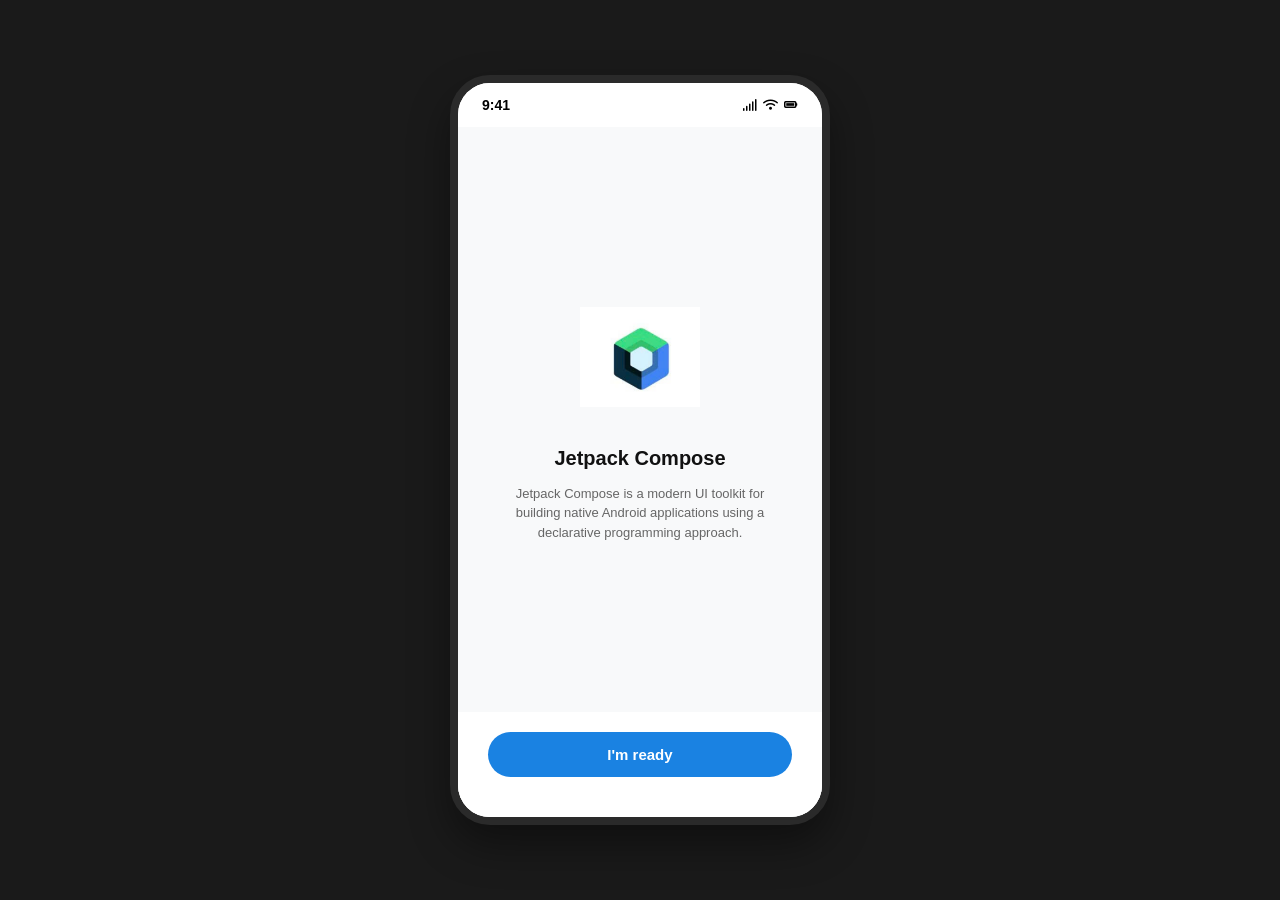
<file: bai1/index.html>
<!DOCTYPE html>
<html lang="vi">
<head>
    <meta charset="UTF-8">
    <meta name="viewport" content="width=device-width, initial-scale=1.0">
    <title>Jetpack Compose Navigation Prototype</title>
    <link rel="stylesheet" href="https://cdnjs.cloudflare.com/ajax/libs/font-awesome/6.4.0/css/all.min.css">
    <link rel="stylesheet" href="style.css">
</head>
<body>

    <div class="phone-container">
        <div class="status-bar">
            <span class="time">9:41</span>
            <div class="status-icons">
                <i class="fa-solid fa-signal"></i>
                <i class="fa-solid fa-wifi"></i>
                <i class="fa-solid fa-battery-full"></i>
            </div>
        </div>

        <!-- MÀN HÌNH 1: Welcome -->
        <div class="screen active" id="screen-1">
            <div class="screen-1-content">
                <div class="logo-box">
                    <img src="image.png" alt="Logo" class="logo">
                </div>
                <h2 class="screen-title">Jetpack Compose</h2>
                <p class="screen-desc">
                    Jetpack Compose is a modern UI toolkit for building native Android applications using a declarative programming approach.
                </p>
            </div>
            <div class="footer-action">
                <button class="btn-primary" onclick="navigateTo('screen-2')">I'm ready</button>
            </div>
        </div>

        <!-- MÀN HÌNH 2: UI Components List -->
        <div class="screen" id="screen-2">
            <div class="nav-header">
                <span>UI Components List</span>
            </div>
            <div class="list-content">
                <div class="category-title">Display</div>
                <div class="component-card" onclick="navigateTo('screen-3')">
                    <h4>Text</h4>
                    <p>Displays text</p>
                </div>
                <div class="component-card" onclick="navigateTo('screen-images')">
                    <h4>Image</h4>
                    <p>Displays an image</p>
                </div>

                <div class="category-title">Input</div>
                <div class="component-card" onclick="navigateTo('screen-textfield')">
                    <h4>TextField</h4>
                    <p>Input field for text</p>
                </div>
                <div class="component-card">
                    <h4>PasswordField</h4>
                    <p>Input field for passwords</p>
                </div>

                <div class="category-title">Layout</div>
                <div class="component-card">
                    <h4>Column</h4>
                    <p>Arranges elements vertically</p>
                </div>
                <div class="component-card" onclick="navigateTo('screen-row-layout')">
                    <h4>Row</h4>
                    <p>Arranges elements horizontally</p>
                </div>

                <div class="component-card custom-card" style="margin-top: 16px;">
                    <h4>Tự tìm hiểu</h4>
                    <p>Tìm ra tất cả các thành phần UI cơ bản</p>
                </div>
            </div>
        </div>

        <!-- MÀN HÌNH 3: Text Detail -->
        <div class="screen" id="screen-3">
            <div class="nav-header">
                <i class="fa-solid fa-chevron-left" onclick="navigateTo('screen-2')"></i>
                <span>Text Detail</span>
            </div>
            <div class="detail-content">
                <p class="sample-text">
                    Mai Linh <span class="styled-brown">Vibecode</span> chứ code tay <span class="styled-italic">thì</span> hên xui <span class="styled-underline">^^</span>
                </p>
            </div>
        </div>

        <!-- MÀN HÌNH 4: Images Detail -->
       <div class="screen" id="screen-images">
            <div class="nav-header">
                <i class="fa-solid fa-chevron-left" onclick="navigateTo('screen-2')"></i>
                <span>Images</span>
            </div>
            <div class="detail-content" style="justify-content: flex-start; overflow-y: auto;">
                <div class="img-card-container"> 
                    <img src="uthlogo.png" alt="Image 1">
                    <span class="img-link-text">https://giaothongvantaphcm.edu.vn/wp-content/uploads/2025/01/Logo-GTVT.png</span>
                </div>
                <div class="img-card-container" style="margin-top: 12px;">
                    <img src="frontuth.png" alt="Image 2">
                    <p class="img-caption">In app</p>
                </div>
            </div>
        </div>

        <!-- MÀN HÌNH 5: TextField Detail -->
        <div class="screen" id="screen-textfield">
            <div class="nav-header">
                <i class="fa-solid fa-chevron-left" onclick="navigateTo('screen-2')"></i>
                <span>TextField</span>
            </div>
            <div class="detail-content">
                <input type="text" id="liveInput" class="text-input-box" placeholder="Thông tin nhập" oninput="handleTyping(event)">
                <p id="dynamicFeedback" class="dynamic-feedback">Tự động cập nhật dữ liệu theo textfield</p>
            </div>
        </div>

        <!-- MÀN HÌNH 6: Row Layout Detail -->
        <div class="screen" id="screen-row-layout">
            <div class="nav-header">
                <i class="fa-solid fa-chevron-left" onclick="navigateTo('screen-2')"></i>
                <span>Row Layout</span>
            </div>
            <div class="detail-content">
                <div class="row-layout-container">
                    <div class="row-group">
                        <div class="row-box"></div>
                        <div class="row-box dark"></div>
                        <div class="row-box"></div>
                    </div>
                    <div class="row-group">
                        <div class="row-box"></div>
                        <div class="row-box dark"></div>
                        <div class="row-box"></div>
                    </div>
                    <div class="row-group">
                        <div class="row-box"></div>
                        <div class="row-box dark"></div>
                        <div class="row-box"></div>
                    </div>
                    <div class="row-group">
                        <div class="row-box"></div>
                        <div class="row-box dark"></div>
                        <div class="row-box"></div>
                    </div>
                </div>
            </div>
        </div>
    </div>

    <script>
        function navigateTo(screenId) {
            const screens = document.querySelectorAll('.screen');
            screens.forEach(screen => {
                screen.classList.remove('active');
            });

            const targetScreen = document.getElementById(screenId);
            if (targetScreen) {
                targetScreen.classList.add('active');
            }
        }

        // TextField tự động
        function handleTyping(event) {
            const value = event.target.value;
            const feedback = document.getElementById('dynamicFeedback');
            if (value.trim() === "") {
                feedback.textContent = "Tự động cập nhật dữ liệu theo textfield";
            } else {
                feedback.textContent = value;
            }
        }
    </script>

</body>
</html>
</file>
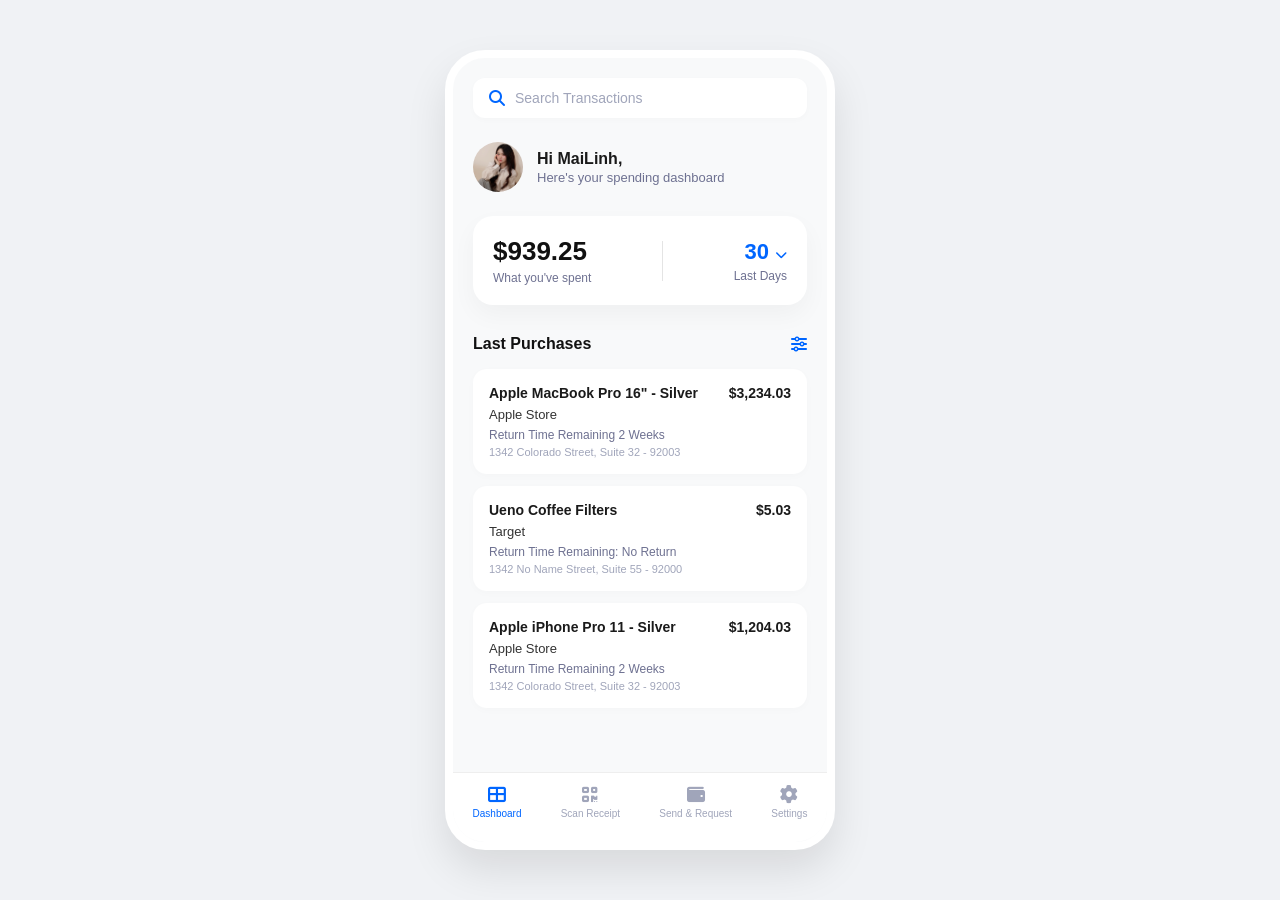
<file: uiux/index.html>
<!DOCTYPE html>
<html lang="vi">
<head>
    <meta charset="UTF-8">
    <meta name="viewport" content="width=device-width, initial-scale=1.0">
    <title>Spending Dashboard UI</title>
    <link rel="stylesheet" href="https://cdnjs.cloudflare.com/ajax/libs/font-awesome/6.4.0/css/all.min.css">
    <link rel="stylesheet" href="style.css">
</head>
<body>

    <div class="phone-container">
        <div class="phone-content">
            <div class="search-bar">
                <i class="fa-solid fa-magnifying-glass"></i>
                <input type="text" placeholder="Search Transactions">
            </div>

            <!-- User Profile -->
            <div class="profile-section">
                <img src="mailinh.jpg" alt="Profile Picture" class="profile-picture">
                <div class="profile-info">
                    <h2>Hi MaiLinh,</h2>
                    <p>Here's your spending dashboard</p>
                </div>
            </div>
            <div class="spending-card">
                <div class="spending-left">
                    <h1>$939.25</h1>
                    <p>What you've spent</p>
                </div>
                <div class="spending-divider"></div>
                <div class="spending-right">
                    <div class="number">30 <i class="fa-solid fa-chevron-down" style="font-size: 12px;"></i></div>
                    <div class="label">Last Days</div>
                </div>
            </div>
            <div class="purchases-section">
                <div class="section-header">
                    <h3>Last Purchases</h3>
                    <i class="fa-solid fa-sliders"></i>
                </div>

                <div class="purchase-item">
                    <div class="item-row">
                        <span class="item-title">Apple MacBook Pro 16" - Silver</span>
                        <span class="item-price">$3,234.03</span>
                    </div>
                    <div class="item-store">Apple Store</div>
                    <div class="item-status">Return Time Remaining 2 Weeks</div>
                    <div class="item-address">1342 Colorado Street, Suite 32 - 92003</div>
                </div>

                <div class="purchase-item">
                    <div class="item-row">
                        <span class="item-title">Ueno Coffee Filters</span>
                        <span class="item-price">$5.03</span>
                    </div>
                    <div class="item-store">Target</div>
                    <div class="item-status">Return Time Remaining: No Return</div>
                    <div class="item-address">1342 No Name Street, Suite 55 - 92000</div>
                </div>

                <div class="purchase-item">
                    <div class="item-row">
                        <span class="item-title">Apple iPhone Pro 11 - Silver</span>
                        <span class="item-price">$1,204.03</span>
                    </div>
                    <div class="item-store">Apple Store</div>
                    <div class="item-status">Return Time Remaining 2 Weeks</div>
                    <div class="item-address">1342 Colorado Street, Suite 32 - 92003</div>
                </div>
            </div>
        </div>

        <div class="bottom-nav">
            <a href="#" class="nav-item active">
                <i class="fa-solid fa-table-cells-large"></i>
                <span>Dashboard</span>
            </a>
            <a href="#" class="nav-item">
                <i class="fa-solid fa-qrcode"></i>
                <span>Scan Receipt</span>
            </a>
            <a href="#" class="nav-item">
                <i class="fa-solid fa-wallet"></i>
                <span>Send & Request</span>
            </a>
            <a href="#" class="nav-item">
                <i class="fa-solid fa-gear"></i>
                <span>Settings</span>
            </a>
        </div>
    </div>

</body>
</html>
</file>
<file: bai1/style.css>
* {
    box-sizing: border-box;
    margin: 0;
    padding: 0;
    font-family: -apple-system, BlinkMacSystemFont, "Segoe UI", Roboto, Helvetica, Arial, sans-serif;
}

body {
    background-color: #1a1a1a;
    display: flex;
    justify-content: center;
    align-items: center;
    min-height: 100vh;
}

/* Khung điện thoại mô phỏng */
.phone-container {
    width: 380px;
    height: 750px;
    background-color: #ffffff;
    border-radius: 40px;
    box-shadow: 0 20px 40px rgba(0, 0, 0, 0.4);
    display: flex;
    flex-direction: column;
    overflow: hidden;
    position: relative;
    border: 8px solid #2a2a2a;
}

/* Thanh trạng thái (Status Bar) */
.status-bar {
    display: flex;
    justify-content: space-between;
    align-items: center;
    padding: 14px 24px;
    font-size: 14px;
    font-weight: 600;
    color: #000;
    background-color: #fff;
    z-index: 10;
}

.status-icons {
    display: flex;
    gap: 6px;
    font-size: 12px;
}

/* Quản lý các màn hình (Screen Navigation) */
.screen {
    display: none;
    flex: 1;
    flex-direction: column;
    overflow-y: auto;
    background-color: #f8f9fa;
}

.screen.active {
    display: flex;
}

/* --- MÀN HÌNH 1: Welcome --- */
.screen-1-content {
    flex: 1;
    display: flex;
    flex-direction: column;
    align-items: center;
    justify-content: center;
    padding: 30px;
    text-align: center;
}

.logo-box {
    width: 120px;
    height: 120px;
    margin-bottom: 30px;
}

.logo-box img, .detail-image {
    width: 100%;
    height: 100%;
    object-fit: contain;
}

.screen-title {
    font-size: 20px;
    font-weight: 700;
    color: #111;
    margin-bottom: 14px;
}

.screen-desc {
    font-size: 13px;
    color: #666;
    line-height: 1.5;
    max-width: 280px;
}

.footer-action {
    padding: 20px 30px 40px 30px;
    background: #fff;
}

.btn-primary {
    width: 100%;
    background-color: #1a82e2;
    color: #ffffff;
    border: none;
    border-radius: 24px;
    padding: 14px 0;
    font-size: 15px;
    font-weight: 600;
    cursor: pointer;
    text-align: center;
    transition: background-color 0.2s;
}

.btn-primary:hover {
    background-color: #0f6ccb;
}

/* --- MÀN HÌNH 2: UI Components List --- */
.nav-header {
    display: flex;
    align-items: center;
    padding: 16px 20px;
    background-color: #ffffff;
    border-bottom: 1px solid #eee;
    font-weight: 600;
    font-size: 16px;
    color: #0066cc;
    position: sticky;
    top: 0;
    z-index: 5;
}

.nav-header i {
    cursor: pointer;
    margin-right: 15px;
    font-size: 18px;
}

.list-content {
    padding: 20px;
}

.category-title {
    font-size: 12px;
    font-weight: 700;
    color: #666;
    text-transform: uppercase;
    margin-bottom: 8px;
    margin-top: 16px;
}

.category-title:first-child {
    margin-top: 0;
}

.component-card {
    background-color: #dbeafe;
    border-radius: 10px;
    padding: 14px 16px;
    margin-bottom: 10px;
    cursor: pointer;
    transition: background-color 0.2s;
    border: 1px solid #bfdbfe;
}

.component-card:hover {
    background-color: #bfdbfe;
}

.component-card h4 {
    font-size: 14px;
    color: #1e3a8a;
    margin-bottom: 4px;
}

.component-card p {
    font-size: 12px;
    color: #475569;
}

/* Thẻ Tự tìm hiểu đặc biệt */
.component-card.custom-card {
    background-color: #fee2e2;
    border-color: #fecaca;
}
.component-card.custom-card h4,
.component-card.custom-card p {
    color: #991b1b;
}

/* --- CÁC MÀN HÌNH CHI TIẾT --- */
.detail-content {
    flex: 1;
    padding: 24px;
    background-color: #ffffff;
    display: flex;
    flex-direction: column;
    justify-content: center;
    align-items: center;
    text-align: center;
}

.sample-text {
    font-size: 22px;
    line-height: 1.8;
    color: #333;
}

.sample-text .styled-brown {
    color: #b45309;
    font-weight: bold;
    font-family: serif;
}

.sample-text .styled-italic {
    font-style: italic;
}

.sample-text .styled-underline {
    text-decoration: underline;
}

/* Màn hình Images */
.img-card-container {
    background: #fff;
    border-radius: 12px;
    padding: 10px;
    margin-bottom: 16px;
    box-shadow: 0 2px 8px rgba(0,0,0,0.05);
    width: 100%;
}
.img-card-container img {
    width: 100%;
    height: 180px;
    object-fit: cover;
    border-radius: 8px;
}
.img-link-text {
    font-size: 10px;
    color: #2563eb;
    margin-top: 6px;
    word-break: break-all;
    text-decoration: underline;
}
.img-caption {
    font-size: 12px;
    color: #64748b;
    margin-top: 6px;
}

/* Màn hình TextField */
.text-input-box {
    width: 100%;
    padding: 12px 16px;
    border: 1px solid #cbd5e1;
    border-radius: 12px;
    font-size: 14px;
    outline: none;
    margin-bottom: 12px;
}
.dynamic-feedback {
    color: #ef4444;
    font-size: 13px;
    font-weight: 500;
}

/* Màn hình Row Layout */
.row-layout-container {
    width: 100%;
    display: flex;
    flex-direction: column;
    gap: 12px;
}
.row-group {
    display: flex;
    gap: 10px;
    justify-content: space-between;
}
.row-box {
    flex: 1;
    height: 45px;
    background-color: #93c5fd;
    border-radius: 8px;
}
.row-box.dark {
    background-color: #3b82f6;
}
</file>
<file: uiux/style.css>
* {
    box-sizing: border-box;
    margin: 0;
    padding: 0;
    font-family: -apple-system, BlinkMacSystemFont, "Segoe UI", Roboto, Helvetica, Arial, sans-serif;
}

body {
    background-color: #f0f2f5;
    display: flex;
    justify-content: center;
    align-items: center;
    min-height: 100vh;
}

/* Khung điện thoại mô phỏng */
.phone-container {
    width: 390px;
    height: 800px;
    background-color: #f8f9fa;
    border-radius: 40px;
    box-shadow: 0 20px 40px rgba(0, 0, 0, 0.1);
    display: flex;
    flex-direction: column;
    overflow: hidden;
    position: relative;
    border: 8px solid #ffffff;
}

/* Nội dung cuộn bên trong */
.phone-content {
    flex: 1;
    overflow-y: auto;
    padding: 20px;
    padding-bottom: 80px;
}

/* Thanh tìm kiếm */
.search-bar {
    background-color: #ffffff;
    border-radius: 12px;
    padding: 12px 16px;
    display: flex;
    align-items: center;
    box-shadow: 0 2px 6px rgba(0, 0, 0, 0.02);
    margin-bottom: 24px;
}

.search-bar i {
    color: #0066ff;
    margin-right: 10px;
}

.search-bar input {
    border: none;
    outline: none;
    font-size: 14px;
    width: 100%;
    color: #333;
    background: transparent;
}

.search-bar input::placeholder {
    color: #a0a5ba;
}

/* Phần Profile */
.profile-section {
    display: flex;
    align-items: center;
    margin-bottom: 24px;
}

.profile-picture {
    width: 50px;
    height: 50px;
    border-radius: 50%;
    object-fit: cover;
    margin-right: 14px;
}

.profile-info h2 {
    font-size: 16px;
    color: #1a1a1a;
    font-weight: 600;
}

.profile-info p {
    font-size: 13px;
    color: #6e7191;
    margin-top: 2px;
}

/* Thẻ tổng quan chi tiêu */
.spending-card {
    background-color: #ffffff;
    border-radius: 20px;
    padding: 20px;
    display: flex;
    justify-content: space-between;
    align-items: center;
    box-shadow: 0 10px 25px rgba(0, 0, 0, 0.04);
    margin-bottom: 30px;
}

.spending-left h1 {
    font-size: 26px;
    color: #111;
    font-weight: 700;
}

.spending-left p {
    font-size: 12px;
    color: #6e7191;
    margin-top: 4px;
}

.spending-divider {
    width: 1px;
    height: 40px;
    background-color: #e4e4e4;
}

.spending-right {
    text-align: right;
}

.spending-right .number {
    font-size: 22px;
    font-weight: 700;
    color: #0066ff;
}

.spending-right .label {
    font-size: 12px;
    color: #6e7191;
    margin-top: 4px;
}

/* Danh sách giao dịch */
.section-header {
    display: flex;
    justify-content: space-between;
    align-items: center;
    margin-bottom: 16px;
}

.section-header h3 {
    font-size: 16px;
    font-weight: 600;
    color: #111;
}

.section-header i {
    color: #0066ff;
    cursor: pointer;
}

.purchase-item {
    background-color: #ffffff;
    border-radius: 14px;
    padding: 16px;
    margin-bottom: 12px;
    box-shadow: 0 2px 8px rgba(0, 0, 0, 0.02);
}

.item-row {
    display: flex;
    justify-content: space-between;
    align-items: flex-start;
    margin-bottom: 6px;
}

.item-title {
    font-size: 14px;
    font-weight: 600;
    color: #1a1a1a;
}

.item-price {
    font-size: 14px;
    font-weight: 600;
    color: #1a1a1a;
}

.item-store {
    font-size: 13px;
    font-weight: 500;
    color: #333;
    margin-bottom: 6px;
}

.item-status {
    font-size: 12px;
    color: #6e7191;
    margin-bottom: 4px;
}

.item-address {
    font-size: 11px;
    color: #a0a5ba;
}

/* Thanh điều hướng dưới đáy (Bottom Navigation) */
.bottom-nav {
    position: absolute;
    bottom: 0;
    left: 0;
    width: 100%;
    height: 70px;
    background-color: #ffffff;
    display: flex;
    justify-content: space-around;
    align-items: center;
    border-top: 1px solid #eee;
    padding-bottom: 10px;
}

.nav-item {
    display: flex;
    flex-direction: column;
    align-items: center;
    color: #a0a5ba;
    text-decoration: none;
    font-size: 10px;
}

.nav-item i {
    font-size: 18px;
    margin-bottom: 4px;
}

.nav-item.active {
    color: #0066ff;
}
</file>
